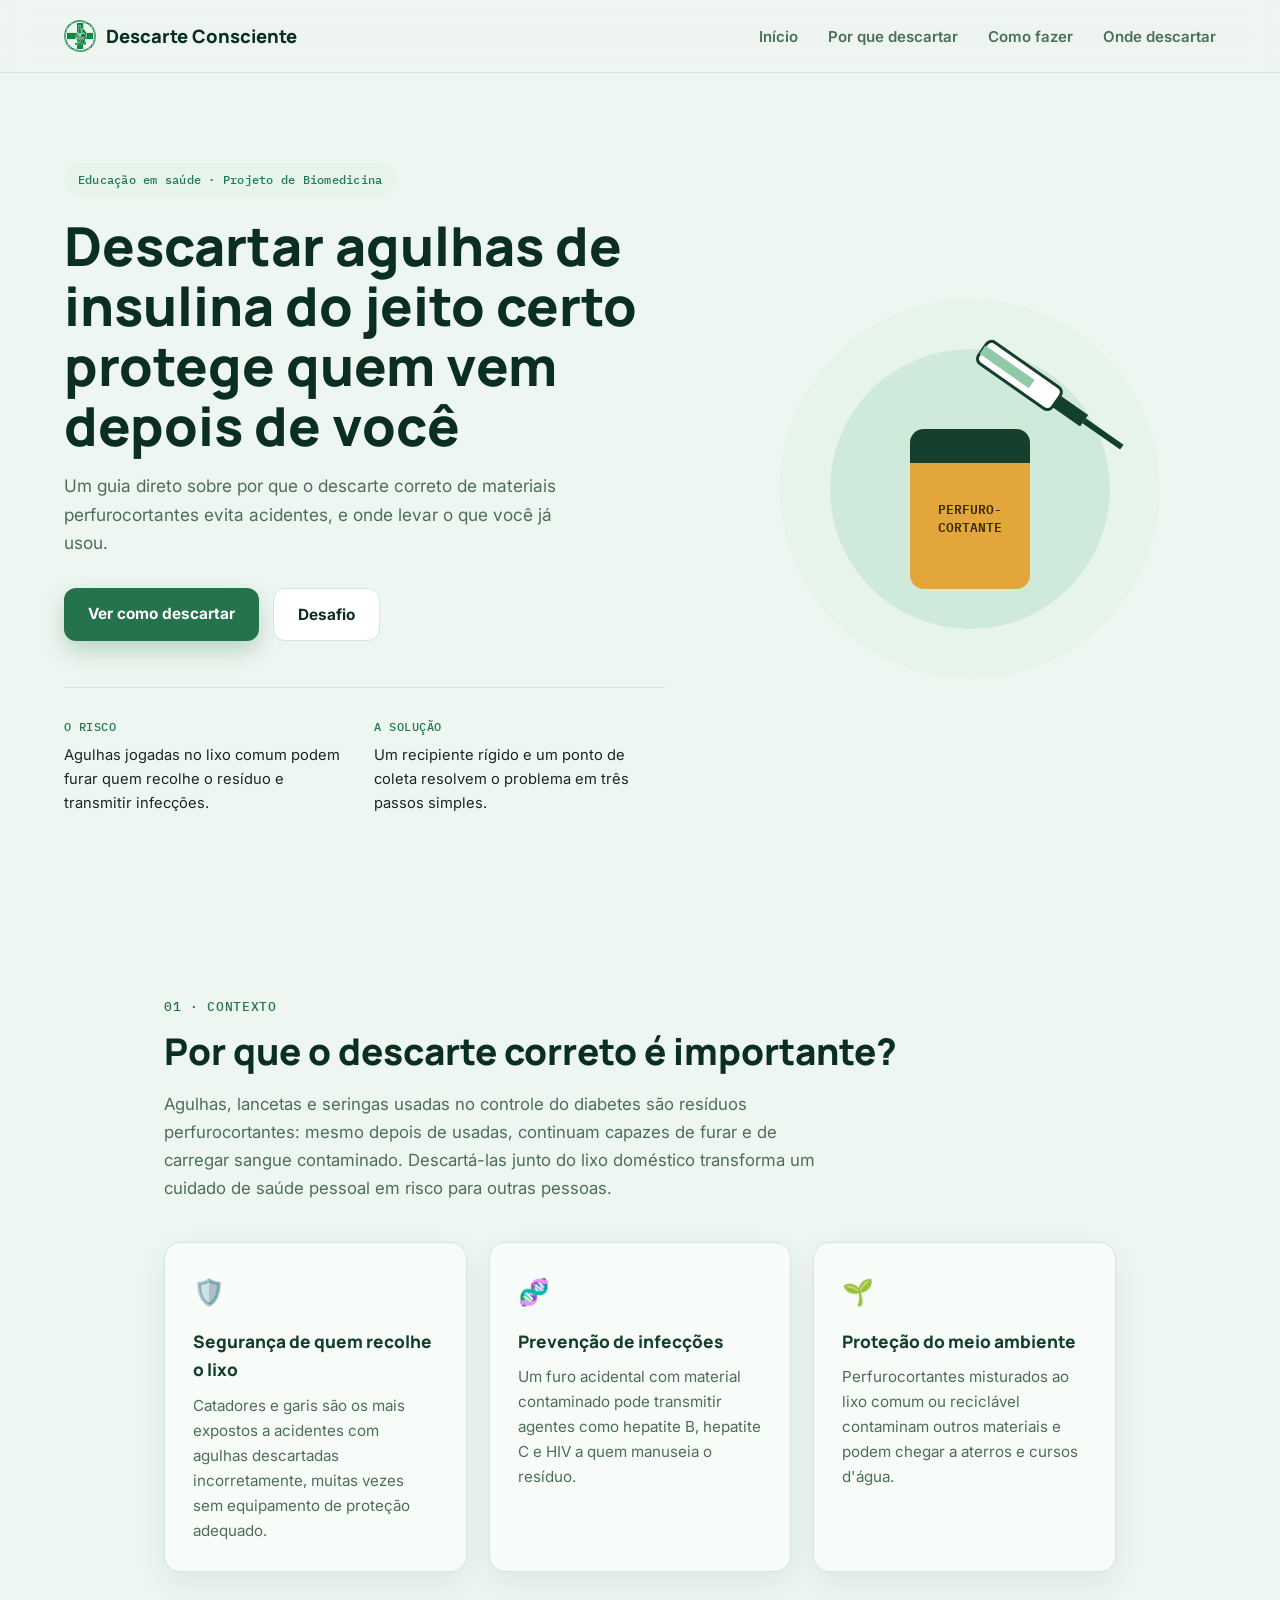
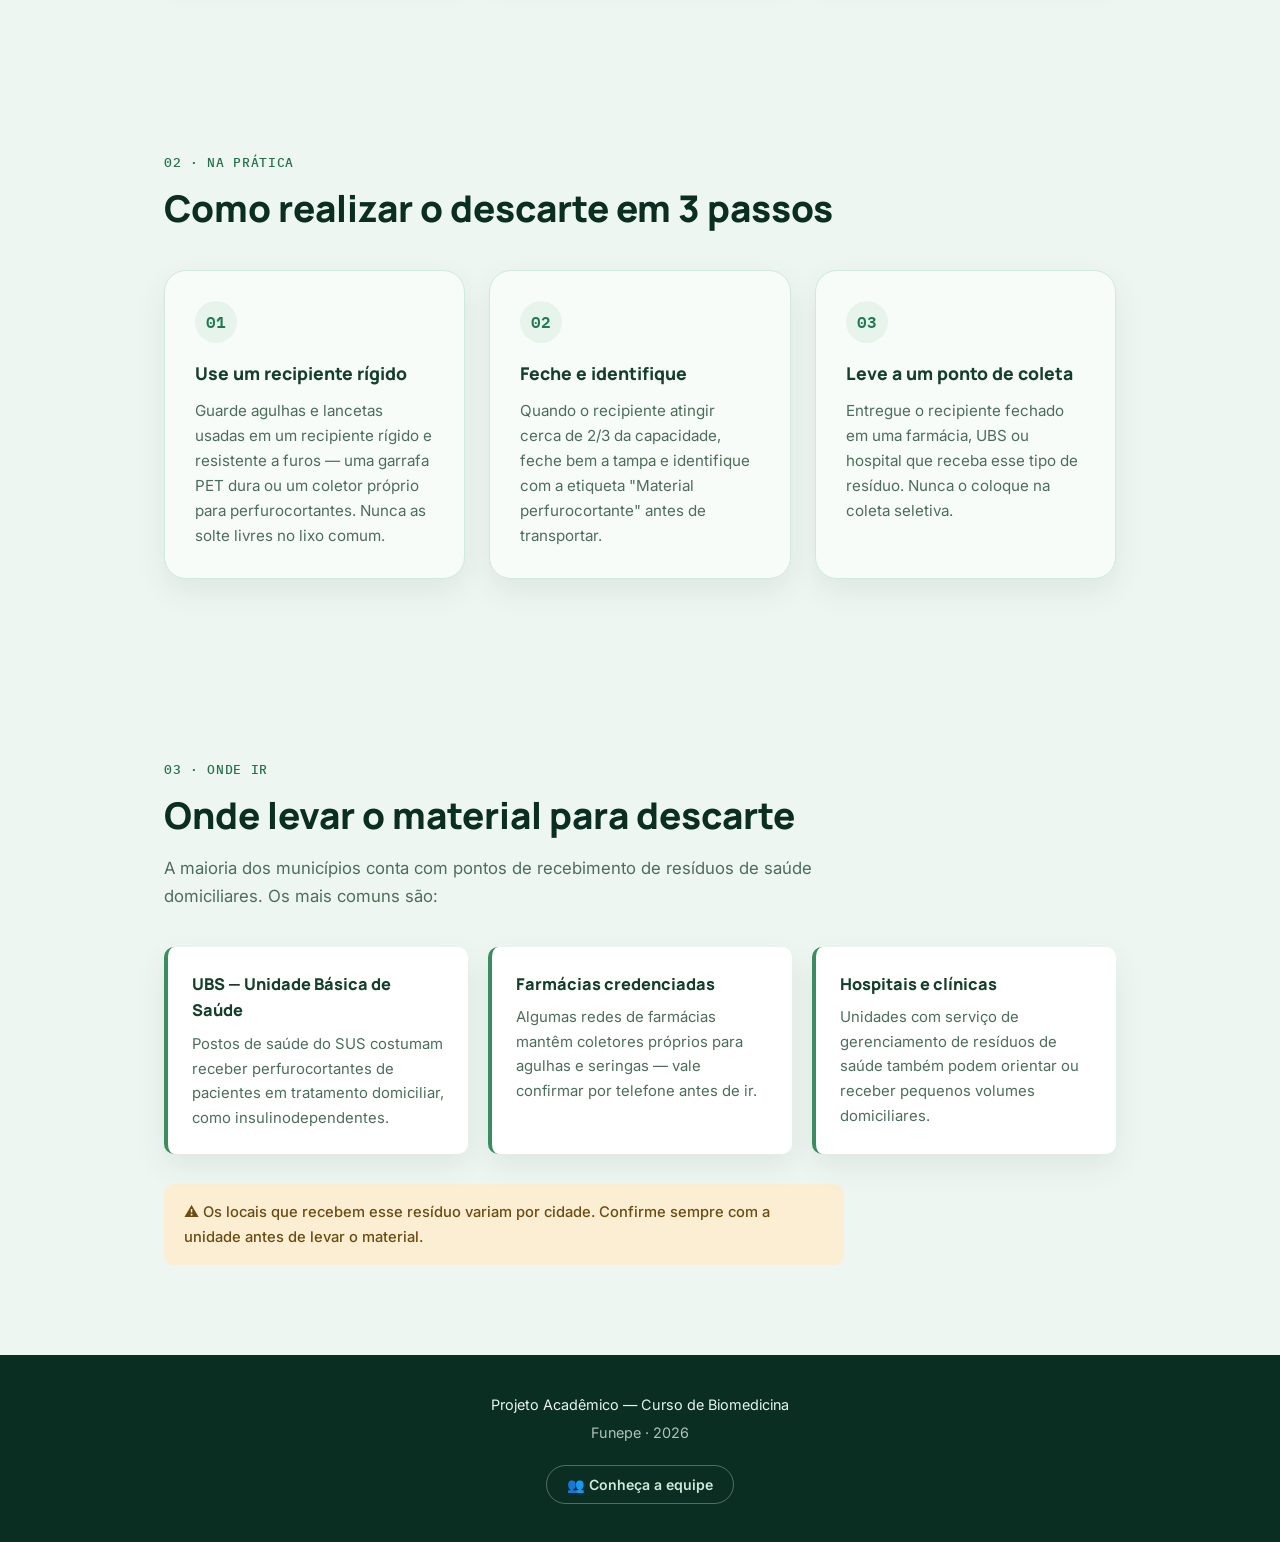
<file: index.html>
<!DOCTYPE html>
<html lang="pt-BR">
<head>
    <meta charset="UTF-8">
    <meta name="viewport" content="width=device-width, initial-scale=1.0">
    <title>Descarte Consciente — Descarte seguro de material perfurocortante</title>
    <meta name="description" content="Guia sobre o descarte correto de agulhas e materiais perfurocortantes usados no tratamento do diabetes: por que importa, como fazer e onde levar.">

    <link rel="preconnect" href="https://fonts.googleapis.com">
    <link rel="preconnect" href="https://fonts.gstatic.com" crossorigin>
    <link href="https://fonts.googleapis.com/css2?family=Manrope:wght@500;700;800&family=Inter:wght@400;500;600&family=IBM+Plex+Mono:wght@500&display=swap" rel="stylesheet">

    <link rel="stylesheet" href="stylesheet.css">
</head>
<body>

    <a class="skip-link" href="#inicio">Pular para o conteúdo</a>

    <header>
        <nav>
            <a href="#inicio" class="logo">
                <img class="logo-mark" src="logo.png" width="32" height="32" alt="Descarte Consciente" loading="eager">
                Descarte Consciente
            </a>

            <ul>
                <li><a href="#inicio">Início</a></li>
                <li><a href="#importancia">Por que descartar</a></li>
                <li><a href="#como">Como fazer</a></li>
                <li><a href="#locais">Onde descartar</a></li>
            </ul>
        </nav>
    </header>

    <main>

        <section id="inicio" class="hero">

            <div class="hero-content">
                <span class="eyebrow">Educação em saúde · Projeto de Biomedicina</span>

                <h1>Descartar agulhas de insulina do jeito certo protege quem vem depois de você</h1>

                <p>Um guia direto sobre por que o descarte correto de materiais perfurocortantes evita acidentes, e onde levar o que você já usou.</p>

                <div class="hero-actions">
                    <a href="#como" class="btn-primary">Ver como descartar</a>
                    <a href="https://forms.gle/UiU4omtEiHNpMWff6" class="btn-secondary">Desafio</a>
                </div>

                <dl class="hero-stats">
                    <div>
                        <dt>O risco</dt>
                        <dd>Agulhas jogadas no lixo comum podem furar quem recolhe o resíduo e transmitir infecções.</dd>
                    </div>
                    <div>
                        <dt>A solução</dt>
                        <dd>Um recipiente rígido e um ponto de coleta resolvem o problema em três passos simples.</dd>
                    </div>
                </dl>
            </div>

            <div class="hero-visual" aria-hidden="true">
                <svg viewBox="0 0 420 420" width="100%" height="100%">
                    <circle cx="210" cy="210" r="190" fill="var(--green-100)"/>
                    <circle cx="210" cy="210" r="140" fill="var(--green-200)"/>

                    <!-- coletor perfurocortante -->
                    <rect x="150" y="150" width="120" height="160" rx="14" fill="var(--amber-500)"/>
                    <rect x="150" y="150" width="120" height="34" rx="14" fill="var(--forest-800)"/>
                    <rect x="150" y="170" width="120" height="14" fill="var(--forest-800)"/>
                    <text x="210" y="235" text-anchor="middle" font-family="IBM Plex Mono, monospace" font-size="13" fill="#3a2a08" font-weight="600">PERFURO-</text>
                    <text x="210" y="253" text-anchor="middle" font-family="IBM Plex Mono, monospace" font-size="13" fill="#3a2a08" font-weight="600">CORTANTE</text>

                    <!-- seringa -->
                    <g transform="translate(230 60) rotate(35)">
                        <rect x="0" y="0" width="90" height="26" rx="6" fill="#ffffff" stroke="var(--forest-800)" stroke-width="3"/>
                        <rect x="0" y="8" width="60" height="10" fill="var(--green-300)"/>
                        <rect x="90" y="6" width="34" height="14" fill="var(--forest-800)"/>
                        <rect x="124" y="10" width="46" height="6" fill="var(--forest-800)"/>
                    </g>
                </svg>
            </div>

        </section>

        <section id="importancia">
            <span class="section-label">01 · Contexto</span>
            <h2>Por que o descarte correto é importante?</h2>

            <p>Agulhas, lancetas e seringas usadas no controle do diabetes são resíduos perfurocortantes: mesmo depois de usadas, continuam capazes de furar e de carregar sangue contaminado. Descartá-las junto do lixo doméstico transforma um cuidado de saúde pessoal em risco para outras pessoas.</p>

            <div class="grid-cards">
                <article class="info-card">
                    <div class="card-icon" aria-hidden="true">🛡️</div>
                    <h3>Segurança de quem recolhe o lixo</h3>
                    <p>Catadores e garis são os mais expostos a acidentes com agulhas descartadas incorretamente, muitas vezes sem equipamento de proteção adequado.</p>
                </article>

                <article class="info-card">
                    <div class="card-icon" aria-hidden="true">🧬</div>
                    <h3>Prevenção de infecções</h3>
                    <p>Um furo acidental com material contaminado pode transmitir agentes como hepatite B, hepatite C e HIV a quem manuseia o resíduo.</p>
                </article>

                <article class="info-card">
                    <div class="card-icon" aria-hidden="true">🌱</div>
                    <h3>Proteção do meio ambiente</h3>
                    <p>Perfurocortantes misturados ao lixo comum ou reciclável contaminam outros materiais e podem chegar a aterros e cursos d'água.</p>
                </article>
            </div>
        </section>

        <section id="como">
            <span class="section-label">02 · Na prática</span>
            <h2>Como realizar o descarte em 3 passos</h2>

            <div class="passos">
                <article>
                    <span>01</span>
                    <h3>Use um recipiente rígido</h3>
                    <p>Guarde agulhas e lancetas usadas em um recipiente rígido e resistente a furos — uma garrafa PET dura ou um coletor próprio para perfurocortantes. Nunca as solte livres no lixo comum.</p>
                </article>

                <article>
                    <span>02</span>
                    <h3>Feche e identifique</h3>
                    <p>Quando o recipiente atingir cerca de 2/3 da capacidade, feche bem a tampa e identifique com a etiqueta "Material perfurocortante" antes de transportar.</p>
                </article>

                <article>
                    <span>03</span>
                    <h3>Leve a um ponto de coleta</h3>
                    <p>Entregue o recipiente fechado em uma farmácia, UBS ou hospital que receba esse tipo de resíduo. Nunca o coloque na coleta seletiva.</p>
                </article>
            </div>
        </section>

        <section id="locais" class="locais">
            <span class="section-label">03 · Onde ir</span>
            <h2>Onde levar o material para descarte</h2>

            <p>A maioria dos municípios conta com pontos de recebimento de resíduos de saúde domiciliares. Os mais comuns são:</p>

            <div class="locais-grid">
                <div class="local-card">
                    <h3>UBS — Unidade Básica de Saúde</h3>
                    <p>Postos de saúde do SUS costumam receber perfurocortantes de pacientes em tratamento domiciliar, como insulinodependentes.</p>
                </div>

                <div class="local-card">
                    <h3>Farmácias credenciadas</h3>
                    <p>Algumas redes de farmácias mantêm coletores próprios para agulhas e seringas — vale confirmar por telefone antes de ir.</p>
                </div>

                <div class="local-card">
                    <h3>Hospitais e clínicas</h3>
                    <p>Unidades com serviço de gerenciamento de resíduos de saúde também podem orientar ou receber pequenos volumes domiciliares.</p>
                </div>
            </div>

            <p class="locais-nota">⚠ Os locais que recebem esse resíduo variam por cidade. Confirme sempre com a unidade antes de levar o material.</p>
        </section>
    </main>

    <footer>
        <p>Projeto Acadêmico — Curso de Biomedicina</p>
        <p>Funepe · 2026</p>
        <button
            type="button"
            id="team-toggle"
            class="team-toggle"
            aria-haspopup="dialog"
            aria-expanded="false"
            aria-controls="team-modal"
        >
            👥 Conheça a equipe
        </button>
    </footer>

    <div id="team-modal" class="team-modal" role="dialog" aria-modal="true" aria-labelledby="team-modal-title" hidden>
        <div class="team-modal-backdrop" data-close></div>
        <div class="team-modal-content" role="document">
            <button type="button" class="team-modal-close" data-close aria-label="Fechar">✕</button>

            <span class="section-label">Equipe</span>
            <h3 id="team-modal-title">Integrantes do projeto</h3>

            <ul class="team-list">
                <li>Beatriz Rueda</li>
                <li>Laira Senna</li>
                <li>Marya Clara Gruppo</li>
                <li>Emilly Carolini</li>
                <li>Julio César</li>
            </ul>

            <p class="team-dev">Dev · Luiz K.</p>
        </div>
    </div>

    <script src="main.js"></script>
</body>
</html>
</file>
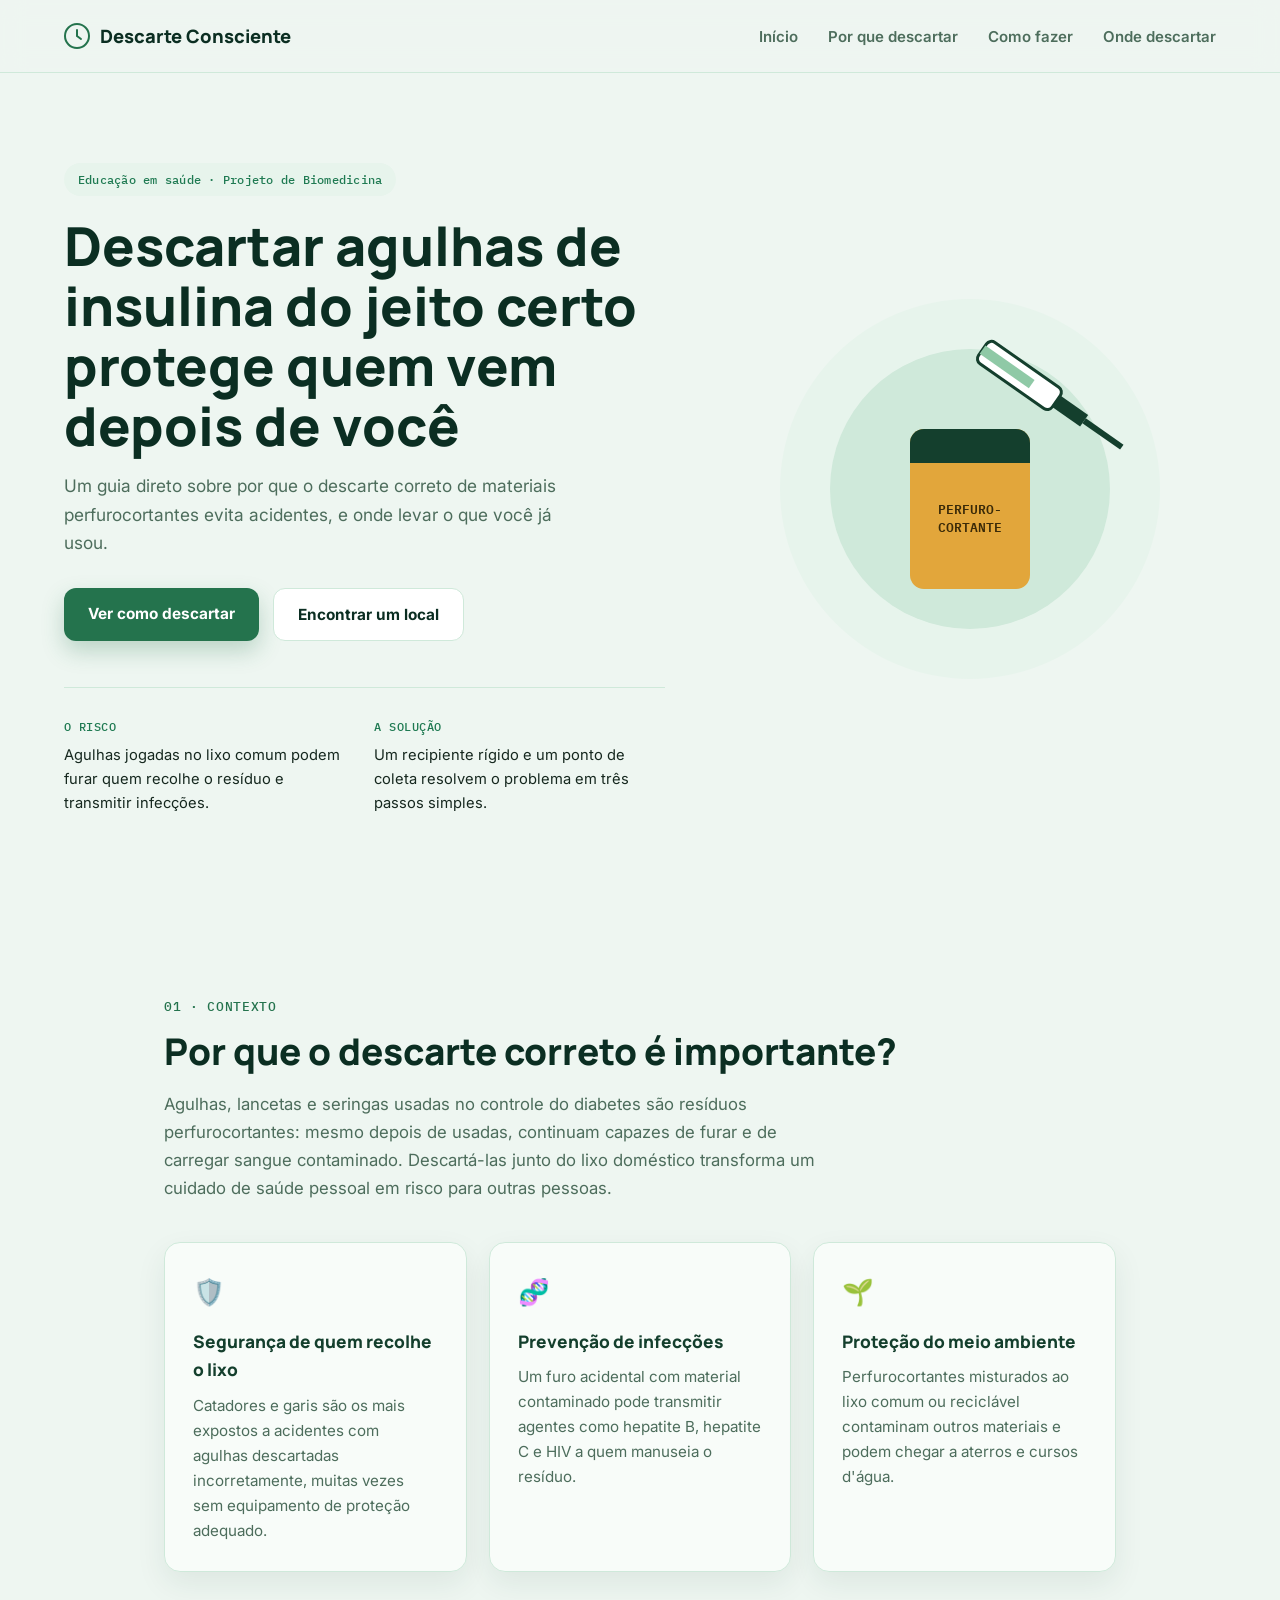
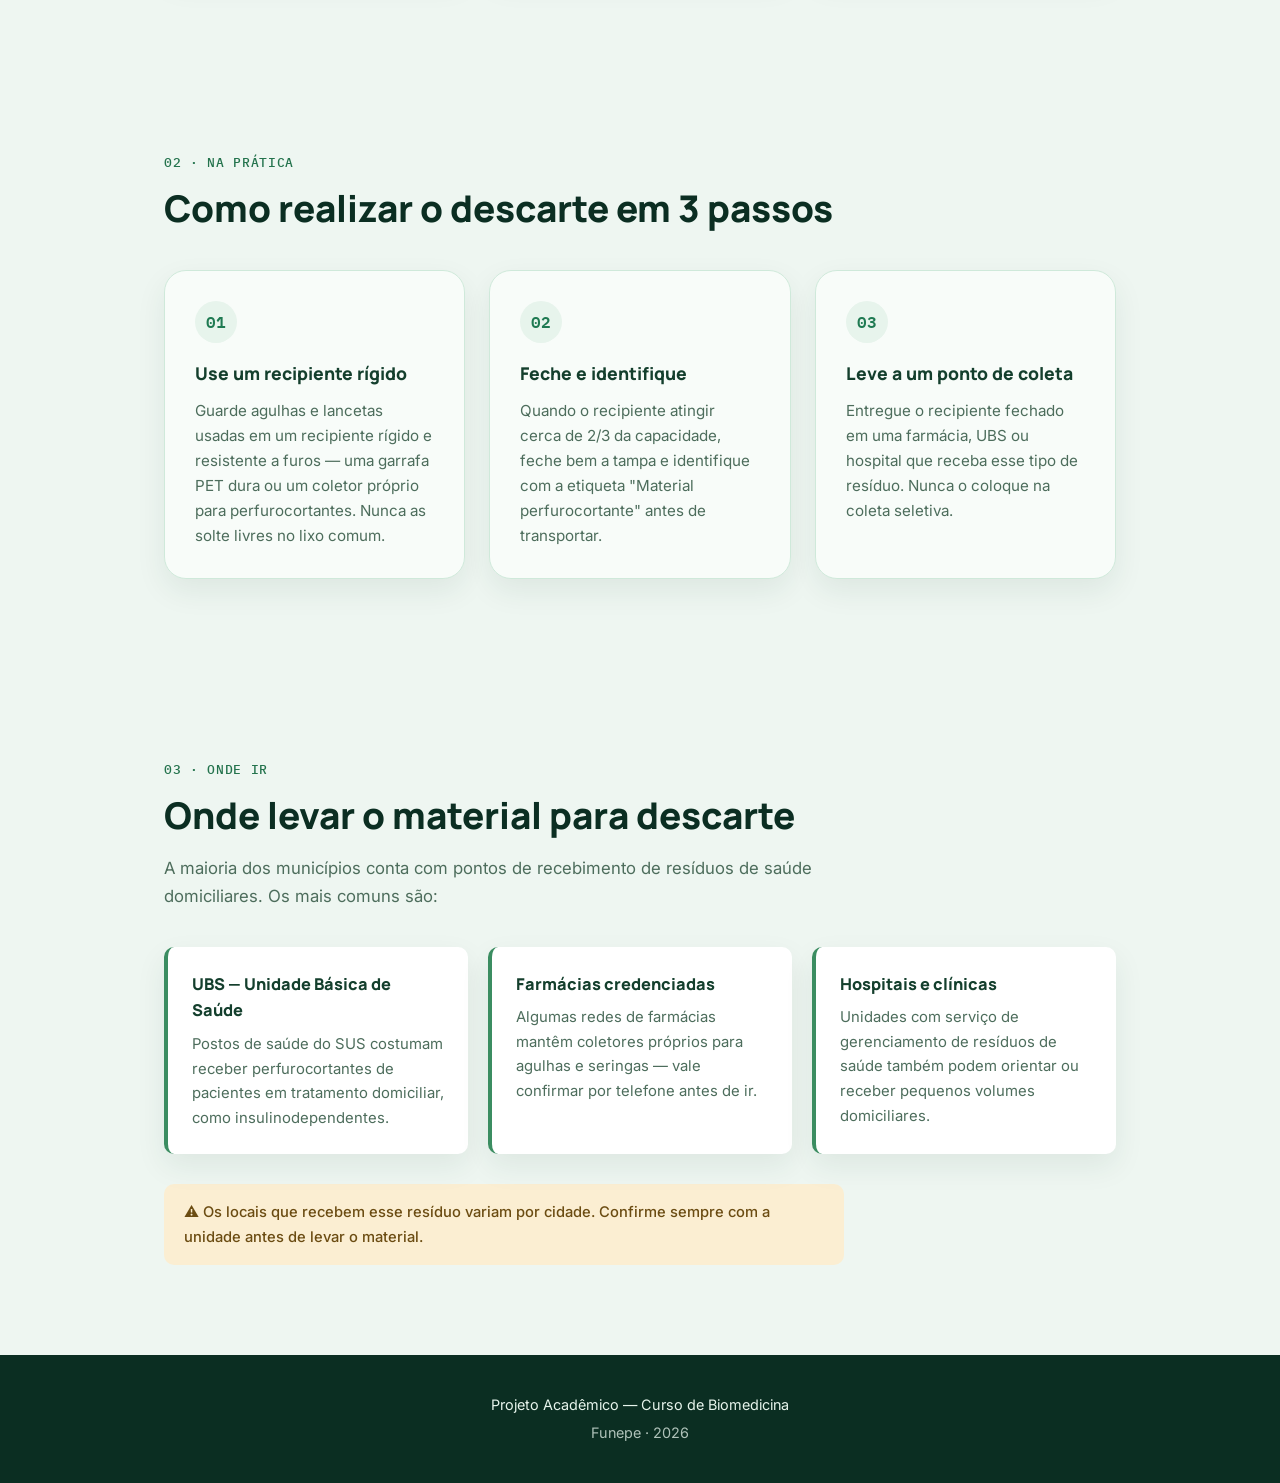
<file: files/index.html>
<!DOCTYPE html>
<html lang="pt-BR">
<head>
    <meta charset="UTF-8">
    <meta name="viewport" content="width=device-width, initial-scale=1.0">
    <title>Descarte Consciente — Descarte seguro de material perfurocortante</title>
    <meta name="description" content="Guia sobre o descarte correto de agulhas e materiais perfurocortantes usados no tratamento do diabetes: por que importa, como fazer e onde levar.">

    <link rel="preconnect" href="https://fonts.googleapis.com">
    <link rel="preconnect" href="https://fonts.gstatic.com" crossorigin>
    <link href="https://fonts.googleapis.com/css2?family=Manrope:wght@500;700;800&family=Inter:wght@400;500;600&family=IBM+Plex+Mono:wght@500&display=swap" rel="stylesheet">

    <link rel="stylesheet" href="stylesheet.css">
</head>
<body>

    <a class="skip-link" href="#inicio">Pular para o conteúdo</a>

    <header>
        <nav>
            <a href="#inicio" class="logo">
                <svg class="logo-mark" width="26" height="26" viewBox="0 0 26 26" fill="none" aria-hidden="true">
                    <circle cx="13" cy="13" r="12" stroke="currentColor" stroke-width="2"/>
                    <path d="M13 7v6l4 3" stroke="currentColor" stroke-width="2" stroke-linecap="round"/>
                </svg>
                Descarte Consciente
            </a>

            <ul>
                <li><a href="#inicio">Início</a></li>
                <li><a href="#importancia">Por que descartar</a></li>
                <li><a href="#como">Como fazer</a></li>
                <li><a href="#locais">Onde descartar</a></li>
            </ul>
        </nav>
    </header>

    <main>

        <section id="inicio" class="hero">

            <div class="hero-content">
                <span class="eyebrow">Educação em saúde · Projeto de Biomedicina</span>

                <h1>Descartar agulhas de insulina do jeito certo protege quem vem depois de você</h1>

                <p>Um guia direto sobre por que o descarte correto de materiais perfurocortantes evita acidentes, e onde levar o que você já usou.</p>

                <div class="hero-actions">
                    <a href="#como" class="btn-primary">Ver como descartar</a>
                    <a href="#locais" class="btn-secondary">Encontrar um local</a>
                </div>

                <dl class="hero-stats">
                    <div>
                        <dt>O risco</dt>
                        <dd>Agulhas jogadas no lixo comum podem furar quem recolhe o resíduo e transmitir infecções.</dd>
                    </div>
                    <div>
                        <dt>A solução</dt>
                        <dd>Um recipiente rígido e um ponto de coleta resolvem o problema em três passos simples.</dd>
                    </div>
                </dl>
            </div>

            <div class="hero-visual" aria-hidden="true">
                <svg viewBox="0 0 420 420" width="100%" height="100%">
                    <circle cx="210" cy="210" r="190" fill="var(--green-100)"/>
                    <circle cx="210" cy="210" r="140" fill="var(--green-200)"/>

                    <!-- coletor perfurocortante -->
                    <rect x="150" y="150" width="120" height="160" rx="14" fill="var(--amber-500)"/>
                    <rect x="150" y="150" width="120" height="34" rx="14" fill="var(--forest-800)"/>
                    <rect x="150" y="170" width="120" height="14" fill="var(--forest-800)"/>
                    <text x="210" y="235" text-anchor="middle" font-family="IBM Plex Mono, monospace" font-size="13" fill="#3a2a08" font-weight="600">PERFURO-</text>
                    <text x="210" y="253" text-anchor="middle" font-family="IBM Plex Mono, monospace" font-size="13" fill="#3a2a08" font-weight="600">CORTANTE</text>

                    <!-- seringa -->
                    <g transform="translate(230 60) rotate(35)">
                        <rect x="0" y="0" width="90" height="26" rx="6" fill="#ffffff" stroke="var(--forest-800)" stroke-width="3"/>
                        <rect x="0" y="8" width="60" height="10" fill="var(--green-300)"/>
                        <rect x="90" y="6" width="34" height="14" fill="var(--forest-800)"/>
                        <rect x="124" y="10" width="46" height="6" fill="var(--forest-800)"/>
                    </g>
                </svg>
            </div>

        </section>

        <section id="importancia">
            <span class="section-label">01 · Contexto</span>
            <h2>Por que o descarte correto é importante?</h2>

            <p>Agulhas, lancetas e seringas usadas no controle do diabetes são resíduos perfurocortantes: mesmo depois de usadas, continuam capazes de furar e de carregar sangue contaminado. Descartá-las junto do lixo doméstico transforma um cuidado de saúde pessoal em risco para outras pessoas.</p>

            <div class="grid-cards">
                <article class="info-card">
                    <div class="card-icon" aria-hidden="true">🛡️</div>
                    <h3>Segurança de quem recolhe o lixo</h3>
                    <p>Catadores e garis são os mais expostos a acidentes com agulhas descartadas incorretamente, muitas vezes sem equipamento de proteção adequado.</p>
                </article>

                <article class="info-card">
                    <div class="card-icon" aria-hidden="true">🧬</div>
                    <h3>Prevenção de infecções</h3>
                    <p>Um furo acidental com material contaminado pode transmitir agentes como hepatite B, hepatite C e HIV a quem manuseia o resíduo.</p>
                </article>

                <article class="info-card">
                    <div class="card-icon" aria-hidden="true">🌱</div>
                    <h3>Proteção do meio ambiente</h3>
                    <p>Perfurocortantes misturados ao lixo comum ou reciclável contaminam outros materiais e podem chegar a aterros e cursos d'água.</p>
                </article>
            </div>
        </section>

        <section id="como">
            <span class="section-label">02 · Na prática</span>
            <h2>Como realizar o descarte em 3 passos</h2>

            <div class="passos">
                <article>
                    <span>01</span>
                    <h3>Use um recipiente rígido</h3>
                    <p>Guarde agulhas e lancetas usadas em um recipiente rígido e resistente a furos — uma garrafa PET dura ou um coletor próprio para perfurocortantes. Nunca as solte livres no lixo comum.</p>
                </article>

                <article>
                    <span>02</span>
                    <h3>Feche e identifique</h3>
                    <p>Quando o recipiente atingir cerca de 2/3 da capacidade, feche bem a tampa e identifique com a etiqueta "Material perfurocortante" antes de transportar.</p>
                </article>

                <article>
                    <span>03</span>
                    <h3>Leve a um ponto de coleta</h3>
                    <p>Entregue o recipiente fechado em uma farmácia, UBS ou hospital que receba esse tipo de resíduo. Nunca o coloque na coleta seletiva.</p>
                </article>
            </div>
        </section>

        <section id="locais" class="locais">
            <span class="section-label">03 · Onde ir</span>
            <h2>Onde levar o material para descarte</h2>

            <p>A maioria dos municípios conta com pontos de recebimento de resíduos de saúde domiciliares. Os mais comuns são:</p>

            <div class="locais-grid">
                <div class="local-card">
                    <h3>UBS — Unidade Básica de Saúde</h3>
                    <p>Postos de saúde do SUS costumam receber perfurocortantes de pacientes em tratamento domiciliar, como insulinodependentes.</p>
                </div>

                <div class="local-card">
                    <h3>Farmácias credenciadas</h3>
                    <p>Algumas redes de farmácias mantêm coletores próprios para agulhas e seringas — vale confirmar por telefone antes de ir.</p>
                </div>

                <div class="local-card">
                    <h3>Hospitais e clínicas</h3>
                    <p>Unidades com serviço de gerenciamento de resíduos de saúde também podem orientar ou receber pequenos volumes domiciliares.</p>
                </div>
            </div>

            <p class="locais-nota">⚠ Os locais que recebem esse resíduo variam por cidade. Confirme sempre com a unidade antes de levar o material.</p>
        </section>
    </main>

    <footer>
        <p>Projeto Acadêmico — Curso de Biomedicina</p>
        <p>Funepe · 2026</p>
    </footer>

    <script src="main.js"></script>
</body>
</html>
</file>
<file: stylesheet.css>
/* =========================
   TOKENS
========================= */

:root {
    --forest-900: #0b2e22;
    --forest-800: #143f2d;
    --green-700: #1f7a52;
    --green-600: #24734d;
    --green-500: #3b8d61;
    --green-300: #8fc9a6;
    --green-200: #cfe9da;
    --green-100: #e7f4ec;

    --amber-500: #e2a63b;
    --amber-100: #fbeed2;

    --ink: #16281f;
    --muted: #4d6d5c;
    --paper: #f8fcf9;
    --bg: #eef6f1;

    --font-display: "Manrope", "Arial", sans-serif;
    --font-body: "Inter", "Arial", sans-serif;
    --font-mono: "IBM Plex Mono", "Courier New", monospace;

    --radius-lg: 22px;
    --radius-md: 16px;
    --shadow-soft: 0 12px 30px rgba(20, 63, 45, 0.08);
}

* {
    margin: 0;
    padding: 0;
    box-sizing: border-box;
}

html {
    scroll-behavior: smooth;
}

body {
    font-family: var(--font-body);
    color: var(--ink);
    background: var(--bg);
    line-height: 1.65;
}

h1, h2, h3 {
    font-family: var(--font-display);
    font-weight: 800;
}

a {
    color: inherit;
}

/* =========================
   ACESSIBILIDADE
========================= */

.skip-link {
    position: absolute;
    top: -60px;
    left: 16px;
    z-index: 2000;

    padding: 10px 18px;

    background: var(--forest-900);
    color: white;

    border-radius: 8px;

    text-decoration: none;
    font-weight: 600;

    transition: top 0.2s ease;
}

.skip-link:focus {
    top: 12px;
}

a:focus-visible,
button:focus-visible {
    outline: 3px solid var(--amber-500);
    outline-offset: 3px;
}


/* =========================
   HEADER
========================= */

header {
    position: sticky;
    top: 0;
    z-index: 1000;

    background: rgba(238, 246, 241, 0.9);
    backdrop-filter: blur(12px);

    border-bottom: 1px solid var(--green-200);
}

nav {
    max-width: 1200px;
    min-height: 72px;

    margin: auto;
    padding: 0 24px;

    display: flex;
    align-items: center;
    justify-content: space-between;
}

.logo {
    display: flex;
    align-items: center;
    gap: 10px;

    color: var(--forest-900);

    text-decoration: none;

    font-family: var(--font-display);
    font-size: 1.15rem;
    font-weight: 800;
}

.logo-mark {
    width: 32px;
    height: 32px;

    object-fit: contain;
    flex-shrink: 0;
}

nav ul {
    list-style: none;

    display: flex;
    align-items: center;

    gap: 30px;
}

nav ul a {
    color: var(--muted);

    text-decoration: none;

    font-size: 0.94rem;
    font-weight: 600;

    transition: color 0.2s ease;
}

nav ul a:hover {
    color: var(--green-600);
}


/* =========================
   HERO
========================= */

.hero {
    max-width: 1200px;
    min-height: calc(100vh - 72px);

    margin: auto;
    padding: 90px 24px;

    display: grid;
    grid-template-columns: 1.1fr 0.9fr;
    align-items: center;
    gap: 60px;
}

.eyebrow {
    display: inline-block;

    padding: 6px 14px;

    background: var(--green-100);
    color: var(--green-700);

    border-radius: 999px;

    font-family: var(--font-mono);
    font-size: 0.78rem;
    font-weight: 500;
    letter-spacing: 0.02em;
}

.hero h1 {
    margin: 20px 0 16px;

    color: var(--forest-900);

    font-size: clamp(2.2rem, 4.2vw, 3.4rem);
    line-height: 1.12;
}

.hero p {
    max-width: 500px;
    margin-bottom: 30px;

    color: var(--muted);
    font-size: 1.08rem;
}

.hero-actions {
    display: flex;
    flex-wrap: wrap;
    gap: 14px;

    margin-bottom: 46px;
}

.btn-primary,
.btn-secondary {
    display: inline-block;

    padding: 13px 24px;

    border-radius: 12px;

    text-decoration: none;
    font-weight: 700;
    font-size: 0.96rem;

    transition: 0.25s ease;
}

.btn-primary {
    background: var(--green-600);
    color: white;

    box-shadow: 0 10px 22px rgba(36, 115, 77, 0.25);
}

.btn-primary:hover {
    background: var(--forest-800);
    transform: translateY(-2px);
}

.btn-secondary {
    background: white;
    color: var(--forest-900);

    border: 1px solid var(--green-200);
}

.btn-secondary:hover {
    border-color: var(--green-500);
    transform: translateY(-2px);
}

.hero-stats {
    display: grid;
    grid-template-columns: 1fr 1fr;
    gap: 20px;

    padding-top: 28px;
    border-top: 1px solid var(--green-200);
}

.hero-stats dt {
    font-family: var(--font-mono);
    font-size: 0.78rem;
    font-weight: 500;

    color: var(--green-700);

    text-transform: uppercase;
    letter-spacing: 0.04em;

    margin-bottom: 6px;
}

.hero-stats dd {
    color: var(--ink);
    font-size: 0.92rem;
}

.hero-visual svg {
    display: block;
    max-width: 420px;
    margin: auto;
}


/* =========================
   SEÇÕES
========================= */

section:not(.hero) {
    max-width: 1000px;
    margin: auto;
    padding: 90px 24px;
}

.section-label {
    display: block;

    margin-bottom: 12px;

    color: var(--green-600);

    font-family: var(--font-mono);
    font-size: 0.82rem;
    font-weight: 500;
    letter-spacing: 0.05em;
    text-transform: uppercase;
}

section h2 {
    margin-bottom: 18px;

    color: var(--forest-900);

    font-size: clamp(1.7rem, 3vw, 2.3rem);
    line-height: 1.2;
}

section > p {
    max-width: 680px;

    color: var(--muted);
    font-size: 1.05rem;
}


/* =========================
   CARDS DE INFORMAÇÃO
========================= */

.grid-cards {
    margin-top: 40px;

    display: grid;
    grid-template-columns: repeat(3, 1fr);
    gap: 22px;
}

.info-card {
    padding: 28px;

    background: var(--paper);
    border: 1px solid var(--green-200);
    border-radius: var(--radius-md);

    box-shadow: var(--shadow-soft);
}

.card-icon {
    font-size: 1.6rem;
    margin-bottom: 14px;
}

.info-card h3 {
    margin-bottom: 8px;
    color: var(--forest-800);
    font-size: 1.08rem;
}

.info-card p {
    color: var(--muted);
    font-size: 0.95rem;
}


/* =========================
   PASSOS
========================= */

.passos {
    margin-top: 40px;

    display: grid;
    grid-template-columns: repeat(3, 1fr);
    gap: 24px;
}

.passos article {
    padding: 30px;

    background: var(--paper);
    border: 1px solid var(--green-200);
    border-radius: var(--radius-lg);

    box-shadow: var(--shadow-soft);

    transition: transform 0.3s ease, box-shadow 0.3s ease;
}

.passos article:hover {
    transform: translateY(-6px);
    box-shadow: 0 18px 35px rgba(20, 63, 45, 0.14);
}

.passos span {
    display: inline-flex;

    width: 42px;
    height: 42px;

    align-items: center;
    justify-content: center;

    margin-bottom: 16px;

    border-radius: 50%;

    background: var(--green-100);
    color: var(--green-700);

    font-family: var(--font-mono);
    font-weight: 600;
}

.passos h3 {
    margin-bottom: 10px;
    color: var(--forest-800);
    font-size: 1.1rem;
}

.passos p {
    color: var(--muted);
    font-size: 0.95rem;
}


/* =========================
   LOCAIS
========================= */

.locais-grid {
    margin-top: 36px;

    display: grid;
    grid-template-columns: repeat(3, 1fr);
    gap: 20px;
}

.local-card {
    padding: 24px;

    background: white;
    border-left: 4px solid var(--green-500);
    border-radius: 10px;

    box-shadow: var(--shadow-soft);
}

.local-card h3 {
    margin-bottom: 8px;
    color: var(--forest-800);
    font-size: 1.02rem;
}

.local-card p {
    color: var(--muted);
    font-size: 0.93rem;
}

.locais-nota {
    margin-top: 30px;
    padding: 16px 20px;

    background: var(--amber-100);
    border-radius: 10px;

    color: #6b4c12;
    font-size: 0.92rem;
    font-weight: 500;
}


/* =========================
   FOOTER
========================= */

footer {
    padding: 38px 24px;

    text-align: center;

    background: var(--forest-900);
    color: var(--green-100);

    font-size: 0.9rem;
}

footer p + p {
    margin-top: 4px;
    opacity: 0.75;
}

.team-toggle {
    display: inline-flex;
    align-items: center;
    gap: 8px;

    margin-top: 20px;
    padding: 10px 20px;

    background: transparent;
    color: var(--green-200);
    border: 1px solid rgba(207, 233, 218, 0.35);
    border-radius: 999px;

    font-family: var(--font-body);
    font-size: 0.88rem;
    font-weight: 600;

    cursor: pointer;
    transition: 0.25s ease;
}

.team-toggle:hover {
    background: rgba(207, 233, 218, 0.1);
    border-color: var(--green-200);
    transform: translateY(-2px);
}


/* =========================
   MODAL DA EQUIPE
========================= */

.team-modal {
    position: fixed;
    inset: 0;
    z-index: 3000;

    display: flex;
    align-items: center;
    justify-content: center;

    padding: 24px;
}

.team-modal[hidden] {
    display: none;
}

.team-modal-backdrop {
    position: absolute;
    inset: 0;

    background: rgba(11, 46, 34, 0.55);
    backdrop-filter: blur(4px);

    animation: modalFade 0.2s ease;
}

.team-modal-content {
    position: relative;

    width: 100%;
    max-width: 420px;

    padding: 40px 34px 34px;

    background: var(--paper);
    border-radius: var(--radius-lg);

    box-shadow: 0 24px 60px rgba(11, 46, 34, 0.28);

    animation: modalEnter 0.25s ease;
}

.team-modal-content h3 {
    margin-top: 10px;
    margin-bottom: 22px;

    color: var(--forest-900);
    font-size: 1.4rem;
}

.team-modal-close {
    position: absolute;
    top: 16px;
    right: 16px;

    width: 34px;
    height: 34px;

    display: flex;
    align-items: center;
    justify-content: center;

    border: none;
    border-radius: 50%;

    background: var(--green-100);
    color: var(--forest-800);

    font-size: 15px;
    cursor: pointer;

    transition: 0.2s ease;
}

.team-modal-close:hover {
    background: var(--green-200);
    transform: rotate(90deg);
}

.team-list {
    list-style: none;

    display: flex;
    flex-direction: column;
    gap: 10px;
}

.team-list li {
    padding: 12px 16px;

    background: white;
    border: 1px solid var(--green-200);
    border-radius: 10px;

    color: var(--ink);
    font-weight: 600;
    font-size: 0.98rem;
}

.team-dev {
    margin-top: 26px;
    padding-top: 18px;

    border-top: 1px dashed var(--green-200);

    color: var(--muted);
    font-family: var(--font-mono);
    font-size: 0.82rem;
    text-align: right;
}

@keyframes modalFade {
    from { opacity: 0; }
    to   { opacity: 1; }
}

@keyframes modalEnter {
    from { opacity: 0; transform: translateY(16px) scale(0.98); }
    to   { opacity: 1; transform: translateY(0) scale(1); }
}

@media (prefers-reduced-motion: reduce) {
    .team-modal-backdrop,
    .team-modal-content {
        animation: none;
    }
}


/* =========================
   ANIMAÇÕES
========================= */

.reveal {
    opacity: 0;
    transform: translateY(30px);

    transition: opacity 0.7s ease, transform 0.7s ease;
}

.reveal.visible {
    opacity: 1;
    transform: translateY(0);
}

.title-animation {
    animation: titleEnter 0.9s ease forwards;
}

@keyframes titleEnter {
    from { opacity: 0; transform: translateY(20px); }
    to   { opacity: 1; transform: translateY(0); }
}


/* =========================
   BOTÃO VOLTAR AO TOPO
========================= */

.top-button {
    position: fixed;

    right: 25px;
    bottom: 25px;

    width: 46px;
    height: 46px;

    border: none;
    border-radius: 50%;

    background: var(--green-600);
    color: white;

    font-size: 20px;
    font-weight: bold;

    cursor: pointer;

    opacity: 0;
    visibility: hidden;
    transform: translateY(20px);

    box-shadow: var(--shadow-soft);

    transition: 0.3s ease;
    z-index: 999;
}

.top-button.show {
    opacity: 1;
    visibility: visible;
    transform: translateY(0);
}

.top-button:hover {
    background: var(--forest-800);
    transform: translateY(-4px);
}


/* =========================
   BARRA DE PROGRESSO
========================= */

.progress-bar {
    position: fixed;
    top: 0;
    left: 0;

    height: 3px;
    width: 0;

    background: var(--amber-500);
    z-index: 9999;
}


/* =========================
   MENU MOBILE
========================= */

.menu-button {
    display: none;

    border: none;
    background: transparent;

    color: var(--forest-900);
    font-size: 26px;

    cursor: pointer;
}


/* =========================
   RESPONSIVO
========================= */

@media (max-width: 900px) {
    .grid-cards,
    .locais-grid {
        grid-template-columns: 1fr;
    }
}

@media (max-width: 800px) {

    nav ul {
        display: none;
    }

    .menu-button {
        display: block;
    }

    nav {
        position: relative;
    }

    nav ul.mobile-menu {
        display: flex;
        position: absolute;

        top: 64px;
        left: 0;
        width: 100%;

        padding: 20px;

        flex-direction: column;
        align-items: flex-start;
        gap: 18px;

        background: var(--bg);
        border-bottom: 1px solid var(--green-200);
        box-shadow: 0 10px 25px rgba(20, 63, 45, 0.1);

        animation: menuEnter 0.25s ease;
    }

    .hero {
        min-height: auto;
        padding-top: 60px;
        padding-bottom: 60px;

        grid-template-columns: 1fr;
        text-align: center;
    }

    .hero p {
        margin-left: auto;
        margin-right: auto;
    }

    .hero-stats {
        grid-template-columns: 1fr;
        text-align: left;
    }

    .hero-actions {
        justify-content: center;
    }

    .hero-visual svg {
        max-width: 300px;
    }

    section:not(.hero) {
        padding-top: 60px;
        padding-bottom: 60px;
    }

    .passos {
        grid-template-columns: 1fr;
    }
}

@keyframes menuEnter {
    from { opacity: 0; transform: translateY(-10px); }
    to   { opacity: 1; transform: translateY(0); }
}


/* =========================
   REDUÇÃO DE MOVIMENTO
========================= */

@media (prefers-reduced-motion: reduce) {
    *, *::before, *::after {
        scroll-behavior: auto !important;
        animation-duration: 0.01ms !important;
        animation-iteration-count: 1 !important;
        transition-duration: 0.01ms !important;
    }
}
</file>
<file: files/stylesheet.css>
/* =========================
   TOKENS
========================= */

:root {
    --forest-900: #0b2e22;
    --forest-800: #143f2d;
    --green-700: #1f7a52;
    --green-600: #24734d;
    --green-500: #3b8d61;
    --green-300: #8fc9a6;
    --green-200: #cfe9da;
    --green-100: #e7f4ec;

    --amber-500: #e2a63b;
    --amber-100: #fbeed2;

    --ink: #16281f;
    --muted: #4d6d5c;
    --paper: #f8fcf9;
    --bg: #eef6f1;

    --font-display: "Manrope", "Arial", sans-serif;
    --font-body: "Inter", "Arial", sans-serif;
    --font-mono: "IBM Plex Mono", "Courier New", monospace;

    --radius-lg: 22px;
    --radius-md: 16px;
    --shadow-soft: 0 12px 30px rgba(20, 63, 45, 0.08);
}

* {
    margin: 0;
    padding: 0;
    box-sizing: border-box;
}

html {
    scroll-behavior: smooth;
}

body {
    font-family: var(--font-body);
    color: var(--ink);
    background: var(--bg);
    line-height: 1.65;
}

h1, h2, h3 {
    font-family: var(--font-display);
    font-weight: 800;
}

a {
    color: inherit;
}

/* =========================
   ACESSIBILIDADE
========================= */

.skip-link {
    position: absolute;
    top: -60px;
    left: 16px;
    z-index: 2000;

    padding: 10px 18px;

    background: var(--forest-900);
    color: white;

    border-radius: 8px;

    text-decoration: none;
    font-weight: 600;

    transition: top 0.2s ease;
}

.skip-link:focus {
    top: 12px;
}

a:focus-visible,
button:focus-visible {
    outline: 3px solid var(--amber-500);
    outline-offset: 3px;
}


/* =========================
   HEADER
========================= */

header {
    position: sticky;
    top: 0;
    z-index: 1000;

    background: rgba(238, 246, 241, 0.9);
    backdrop-filter: blur(12px);

    border-bottom: 1px solid var(--green-200);
}

nav {
    max-width: 1200px;
    min-height: 72px;

    margin: auto;
    padding: 0 24px;

    display: flex;
    align-items: center;
    justify-content: space-between;
}

.logo {
    display: flex;
    align-items: center;
    gap: 10px;

    color: var(--forest-900);

    text-decoration: none;

    font-family: var(--font-display);
    font-size: 1.15rem;
    font-weight: 800;
}

.logo-mark {
    color: var(--green-600);
}

nav ul {
    list-style: none;

    display: flex;
    align-items: center;

    gap: 30px;
}

nav ul a {
    color: var(--muted);

    text-decoration: none;

    font-size: 0.94rem;
    font-weight: 600;

    transition: color 0.2s ease;
}

nav ul a:hover {
    color: var(--green-600);
}


/* =========================
   HERO
========================= */

.hero {
    max-width: 1200px;
    min-height: calc(100vh - 72px);

    margin: auto;
    padding: 90px 24px;

    display: grid;
    grid-template-columns: 1.1fr 0.9fr;
    align-items: center;
    gap: 60px;
}

.eyebrow {
    display: inline-block;

    padding: 6px 14px;

    background: var(--green-100);
    color: var(--green-700);

    border-radius: 999px;

    font-family: var(--font-mono);
    font-size: 0.78rem;
    font-weight: 500;
    letter-spacing: 0.02em;
}

.hero h1 {
    margin: 20px 0 16px;

    color: var(--forest-900);

    font-size: clamp(2.2rem, 4.2vw, 3.4rem);
    line-height: 1.12;
}

.hero p {
    max-width: 500px;
    margin-bottom: 30px;

    color: var(--muted);
    font-size: 1.08rem;
}

.hero-actions {
    display: flex;
    flex-wrap: wrap;
    gap: 14px;

    margin-bottom: 46px;
}

.btn-primary,
.btn-secondary {
    display: inline-block;

    padding: 13px 24px;

    border-radius: 12px;

    text-decoration: none;
    font-weight: 700;
    font-size: 0.96rem;

    transition: 0.25s ease;
}

.btn-primary {
    background: var(--green-600);
    color: white;

    box-shadow: 0 10px 22px rgba(36, 115, 77, 0.25);
}

.btn-primary:hover {
    background: var(--forest-800);
    transform: translateY(-2px);
}

.btn-secondary {
    background: white;
    color: var(--forest-900);

    border: 1px solid var(--green-200);
}

.btn-secondary:hover {
    border-color: var(--green-500);
    transform: translateY(-2px);
}

.hero-stats {
    display: grid;
    grid-template-columns: 1fr 1fr;
    gap: 20px;

    padding-top: 28px;
    border-top: 1px solid var(--green-200);
}

.hero-stats dt {
    font-family: var(--font-mono);
    font-size: 0.78rem;
    font-weight: 500;

    color: var(--green-700);

    text-transform: uppercase;
    letter-spacing: 0.04em;

    margin-bottom: 6px;
}

.hero-stats dd {
    color: var(--ink);
    font-size: 0.92rem;
}

.hero-visual svg {
    display: block;
    max-width: 420px;
    margin: auto;
}


/* =========================
   SEÇÕES
========================= */

section:not(.hero) {
    max-width: 1000px;
    margin: auto;
    padding: 90px 24px;
}

.section-label {
    display: block;

    margin-bottom: 12px;

    color: var(--green-600);

    font-family: var(--font-mono);
    font-size: 0.82rem;
    font-weight: 500;
    letter-spacing: 0.05em;
    text-transform: uppercase;
}

section h2 {
    margin-bottom: 18px;

    color: var(--forest-900);

    font-size: clamp(1.7rem, 3vw, 2.3rem);
    line-height: 1.2;
}

section > p {
    max-width: 680px;

    color: var(--muted);
    font-size: 1.05rem;
}


/* =========================
   CARDS DE INFORMAÇÃO
========================= */

.grid-cards {
    margin-top: 40px;

    display: grid;
    grid-template-columns: repeat(3, 1fr);
    gap: 22px;
}

.info-card {
    padding: 28px;

    background: var(--paper);
    border: 1px solid var(--green-200);
    border-radius: var(--radius-md);

    box-shadow: var(--shadow-soft);
}

.card-icon {
    font-size: 1.6rem;
    margin-bottom: 14px;
}

.info-card h3 {
    margin-bottom: 8px;
    color: var(--forest-800);
    font-size: 1.08rem;
}

.info-card p {
    color: var(--muted);
    font-size: 0.95rem;
}


/* =========================
   PASSOS
========================= */

.passos {
    margin-top: 40px;

    display: grid;
    grid-template-columns: repeat(3, 1fr);
    gap: 24px;
}

.passos article {
    padding: 30px;

    background: var(--paper);
    border: 1px solid var(--green-200);
    border-radius: var(--radius-lg);

    box-shadow: var(--shadow-soft);

    transition: transform 0.3s ease, box-shadow 0.3s ease;
}

.passos article:hover {
    transform: translateY(-6px);
    box-shadow: 0 18px 35px rgba(20, 63, 45, 0.14);
}

.passos span {
    display: inline-flex;

    width: 42px;
    height: 42px;

    align-items: center;
    justify-content: center;

    margin-bottom: 16px;

    border-radius: 50%;

    background: var(--green-100);
    color: var(--green-700);

    font-family: var(--font-mono);
    font-weight: 600;
}

.passos h3 {
    margin-bottom: 10px;
    color: var(--forest-800);
    font-size: 1.1rem;
}

.passos p {
    color: var(--muted);
    font-size: 0.95rem;
}


/* =========================
   LOCAIS
========================= */

.locais-grid {
    margin-top: 36px;

    display: grid;
    grid-template-columns: repeat(3, 1fr);
    gap: 20px;
}

.local-card {
    padding: 24px;

    background: white;
    border-left: 4px solid var(--green-500);
    border-radius: 10px;

    box-shadow: var(--shadow-soft);
}

.local-card h3 {
    margin-bottom: 8px;
    color: var(--forest-800);
    font-size: 1.02rem;
}

.local-card p {
    color: var(--muted);
    font-size: 0.93rem;
}

.locais-nota {
    margin-top: 30px;
    padding: 16px 20px;

    background: var(--amber-100);
    border-radius: 10px;

    color: #6b4c12;
    font-size: 0.92rem;
    font-weight: 500;
}


/* =========================
   FOOTER
========================= */

footer {
    padding: 38px 24px;

    text-align: center;

    background: var(--forest-900);
    color: var(--green-100);

    font-size: 0.9rem;
}

footer p + p {
    margin-top: 4px;
    opacity: 0.75;
}


/* =========================
   ANIMAÇÕES
========================= */

.reveal {
    opacity: 0;
    transform: translateY(30px);

    transition: opacity 0.7s ease, transform 0.7s ease;
}

.reveal.visible {
    opacity: 1;
    transform: translateY(0);
}

.title-animation {
    animation: titleEnter 0.9s ease forwards;
}

@keyframes titleEnter {
    from { opacity: 0; transform: translateY(20px); }
    to   { opacity: 1; transform: translateY(0); }
}


/* =========================
   BOTÃO VOLTAR AO TOPO
========================= */

.top-button {
    position: fixed;

    right: 25px;
    bottom: 25px;

    width: 46px;
    height: 46px;

    border: none;
    border-radius: 50%;

    background: var(--green-600);
    color: white;

    font-size: 20px;
    font-weight: bold;

    cursor: pointer;

    opacity: 0;
    visibility: hidden;
    transform: translateY(20px);

    box-shadow: var(--shadow-soft);

    transition: 0.3s ease;
    z-index: 999;
}

.top-button.show {
    opacity: 1;
    visibility: visible;
    transform: translateY(0);
}

.top-button:hover {
    background: var(--forest-800);
    transform: translateY(-4px);
}


/* =========================
   BARRA DE PROGRESSO
========================= */

.progress-bar {
    position: fixed;
    top: 0;
    left: 0;

    height: 3px;
    width: 0;

    background: var(--amber-500);
    z-index: 9999;
}


/* =========================
   MENU MOBILE
========================= */

.menu-button {
    display: none;

    border: none;
    background: transparent;

    color: var(--forest-900);
    font-size: 26px;

    cursor: pointer;
}


/* =========================
   RESPONSIVO
========================= */

@media (max-width: 900px) {
    .grid-cards,
    .locais-grid {
        grid-template-columns: 1fr;
    }
}

@media (max-width: 800px) {

    nav ul {
        display: none;
    }

    .menu-button {
        display: block;
    }

    nav {
        position: relative;
    }

    nav ul.mobile-menu {
        display: flex;
        position: absolute;

        top: 64px;
        left: 0;
        width: 100%;

        padding: 20px;

        flex-direction: column;
        align-items: flex-start;
        gap: 18px;

        background: var(--bg);
        border-bottom: 1px solid var(--green-200);
        box-shadow: 0 10px 25px rgba(20, 63, 45, 0.1);

        animation: menuEnter 0.25s ease;
    }

    .hero {
        min-height: auto;
        padding-top: 60px;
        padding-bottom: 60px;

        grid-template-columns: 1fr;
        text-align: center;
    }

    .hero p {
        margin-left: auto;
        margin-right: auto;
    }

    .hero-stats {
        grid-template-columns: 1fr;
        text-align: left;
    }

    .hero-actions {
        justify-content: center;
    }

    .hero-visual svg {
        max-width: 300px;
    }

    section:not(.hero) {
        padding-top: 60px;
        padding-bottom: 60px;
    }

    .passos {
        grid-template-columns: 1fr;
    }
}

@keyframes menuEnter {
    from { opacity: 0; transform: translateY(-10px); }
    to   { opacity: 1; transform: translateY(0); }
}


/* =========================
   REDUÇÃO DE MOVIMENTO
========================= */

@media (prefers-reduced-motion: reduce) {
    *, *::before, *::after {
        scroll-behavior: auto !important;
        animation-duration: 0.01ms !important;
        animation-iteration-count: 1 !important;
        transition-duration: 0.01ms !important;
    }
}
</file>
